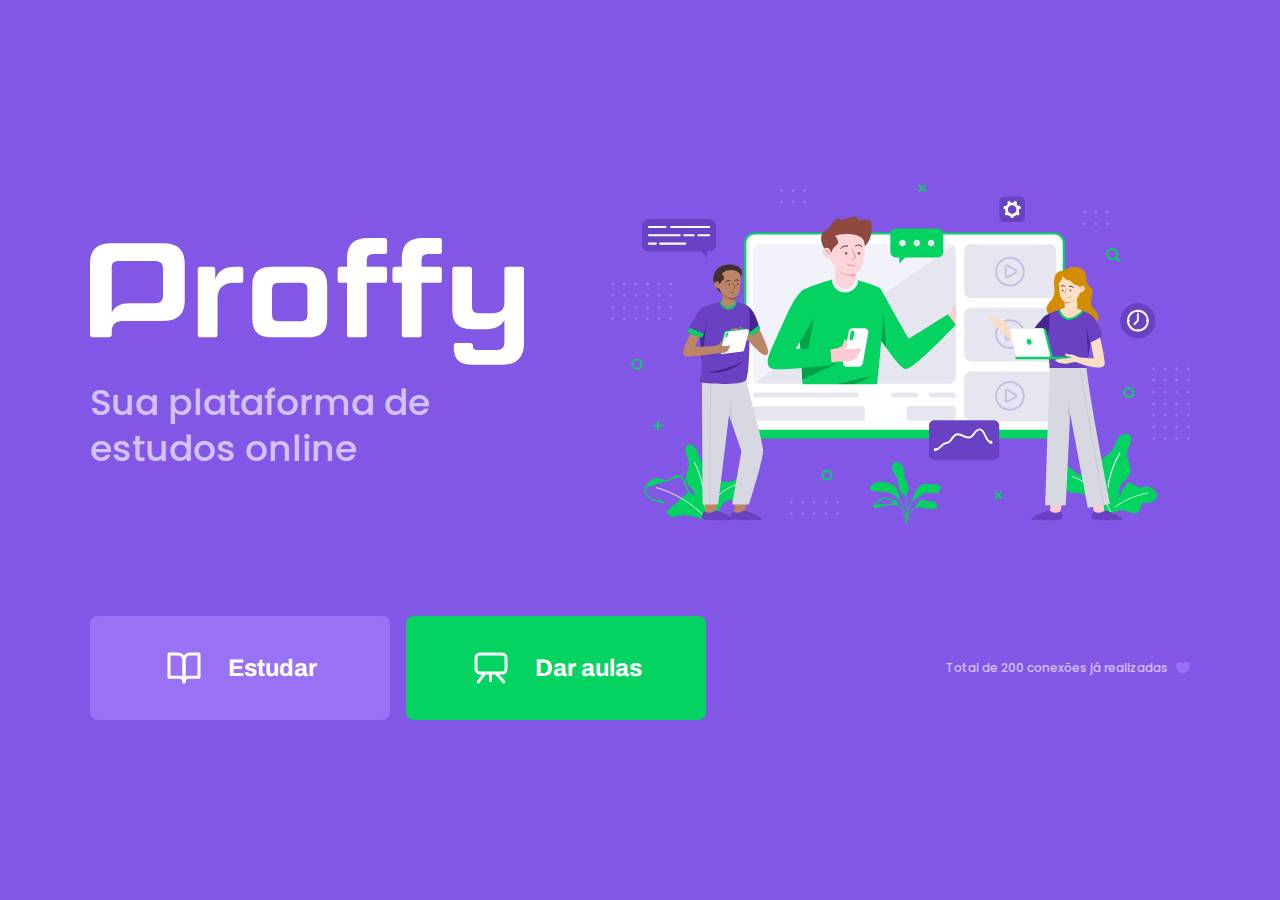
<file: src/views/index.html>
<!-- isso é uma tag <html> -->
<!-- Na tag <head> i´ra configurações do meu documento. -->
<!-- na tag body: Todo conteúdo visível na página -->
<!--
HTML

HyperText
    Hipertexto
    <a>

Markup
    Marcação

Language
    Linguagem
-->

<!DOCTYPE html>
<html lang="pt_br">
  <!-- lang é um atributo -->
  <head>
    <meta charset="UTF-8" />
    <meta name="viewport" content="width=device-width, initial-scale=1.0" />
    <meta name="theme-color" content="#8257E5" />
    <title>Proff | Sua plataforma de estudo online</title>

    <link
      rel="shortcut icon"
      href="/public/images/favicon.png"
      type="image/png"
    />

    <link rel="stylesheet" href="/public/styles/main.css" />
    <link rel="stylesheet" href="/public/styles/partials/page-landing.css" />

    <link
      href="https://fonts.googleapis.com/css2?family=Archivo:wght@400;700&amp;family=Poppins:wght@400;600&amp;display=swap"
      rel="stylesheet"
    />
  </head>
  <body id="page-landing">
    <div id="container">
      <div class="logo-container">
        <img src="/public/images/logo.svg" alt="Proff" />
        <h2>Sua plataforma de estudos online</h2>
      </div>

      <img
        class="hero-image"
        src="/public/images/landing.svg"
        alt="Plataforma de Estudos"
      />

      <div class="buttons-container">
        <a class="study" href="/study">
          <img src="/public/images/icons/study.svg" alt="Estudar" />
          Estudar
        </a>
        <a class="give-classes" href="/give-classes">
          <img src="/public/images/icons/give-classes.svg" alt="Dar aulas" />
          Dar aulas
        </a>
      </div>

      <p class="total-connections">
        Total de 200 conexões já realizadas
        <img src="/public/images/icons/purple-heart.svg" alt="Coração roxo" />
      </p>
    </div>
  </body>
</html>
</file>
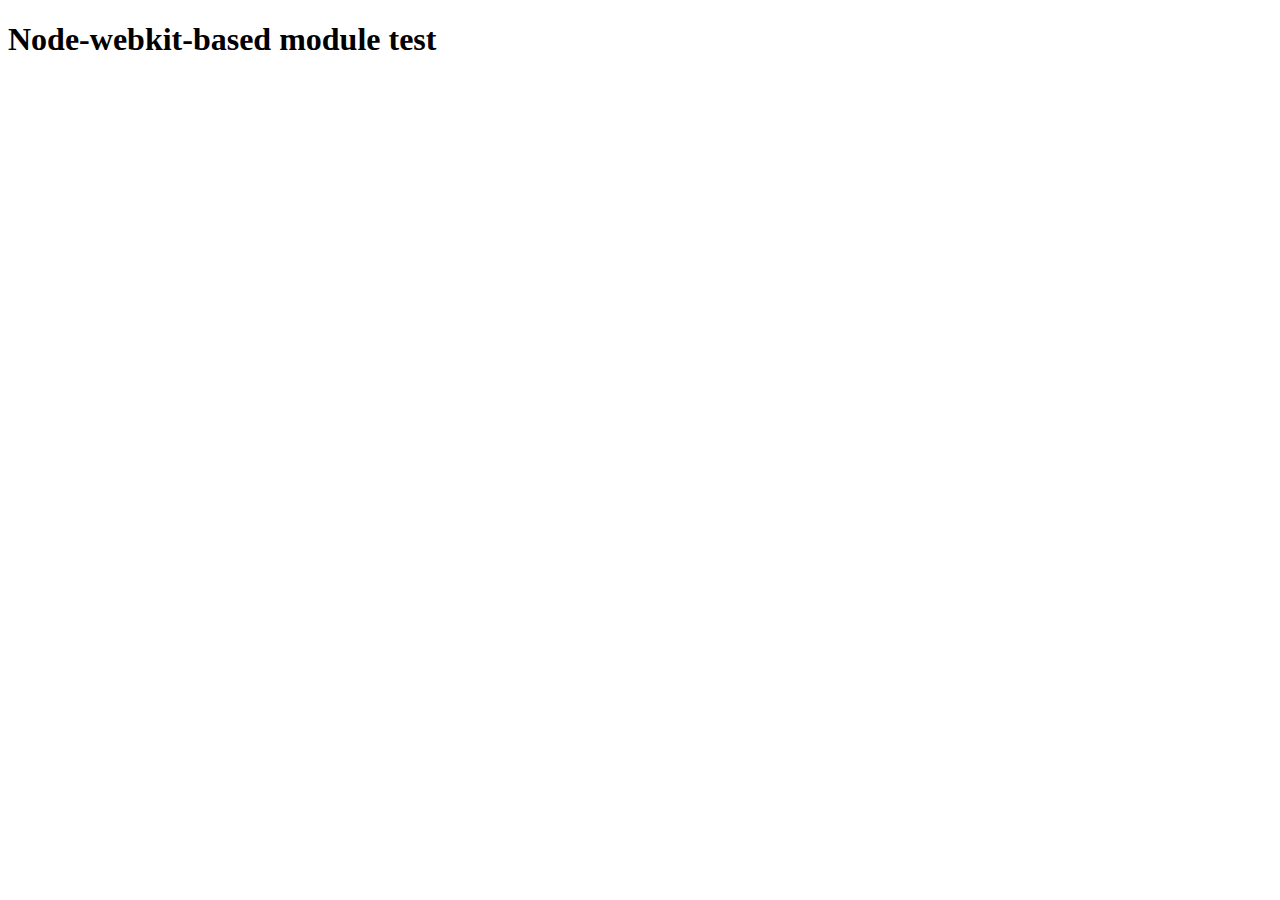
<file: node_modules/node-pre-gyp/lib/util/nw-pre-gyp/index.html>
<!doctype html>
<html>
<head>
<meta charset="utf-8">
<title>Node-webkit-based module test</title>
<script>
function nwModuleTest(){
   var util = require('util');
   var moduleFolder = require('nw.gui').App.argv[0];
   try {
      require(moduleFolder);
   } catch(e) {
      if( process.platform !== 'win32' ){
         util.log('nw-pre-gyp error:');
         util.log(e.stack);
      }
      process.exit(1);
   }
   process.exit(0);
}
</script>
</head>
<body onload="nwModuleTest()">
<h1>Node-webkit-based module test</h1>
</body>
</html>
</file>
<file: public/styles/main.css>
/* CSS - Cascading StyleSheet */
:root {
    /* variáveis css */
    --color-background: #F0F0F7;
    --color-primary-lighter: #9871F5;
    --color-primary-light: #916BEA;
    --color-primary: #8257E5;
    --color-primary-dark: #774DD6;
    --color-primary-darker: #6842c2;
    --color-secondary: #04D361;
    --color-secondary-dark: #04BF58;
    --color-title-in-primary: #FFFFFF;
    --color-text-in-primary: #D4C2FF;
    --color-text-title: #32264D;
    --color-text-complement: #9C98A6;
    --color-text-base: #6A6180;
    --color-line-in-white: #E6E6F0;
    --color-input-background: #F8F8FC;
    --color-button-text: #FFFFFF;
    --color-box-base: #FFFFFF;
    --color-box-footer: #FAFAFC;
    --color-small-info: #C1BCCC;
    
    /* tamanho da fonte padrão: 16px - 100% - 1rem */
    font-size: 60%; /* controle das medidas rem */
}


* {
    margin: 0;
    padding: 0;
    box-sizing: border-box;
}

html, body {
    height: 100vh; /*height = altura*/
}

body {
    background: var(--color-background);
    display: flex;
    align-items: center;
    justify-content: center;
}

body, 
input,
button, 
textarea {
    /* font: 500 1.6rem Poppins; */
    font-weight: 500;
    font-family: Poppins;
    font-size: 1.6rem;
    color: var(--color-text-base);
}

#container {
    width: 90vw; /* width = largura */
    max-width: 700px;
}

@media (min-width: 700px) {
    :root {
        font-size: 62.5%; /* todo 1rem vai ser reelativo a 10px */
    }
}
</file>
<file: public/styles/partials/page-landing.css>
#page-landing{
    background: var(--color-primary);
}

#page-landing #container {
    color: var(--color-text-in-primary);
}

.logo-container img {
    height: 10rem;
}

.logo-container {
    text-align: center;
    margin-bottom: 3.2rem;
}

.logo-container h2 {
    font-weight: 500;
    font-size: 3.6rem;
    line-height: 4.6rem;
    margin-top: 0.8rem;
}

.hero-image {
    width: 100%;
}

.buttons-container {
     display: flex;
     justify-content: center;
     margin: 3.2rem 0;
}

.buttons-container a {
    width: 30rem;
    height: 10.4rem;

    border-radius: 0.8rem;
    margin-right: 1.6rem;

    font: 700 2.4rem Archivo;

    display: flex;
    align-items: center;
    justify-content: center;

    text-decoration: none;

    transition: background 0.2s;

    color: var(--color-button-text);

}


.buttons-container a img {
    width: 4rem;
    margin-right: 2.4rem;
}

.buttons-container a.study {
    background: var(--color-primary-lighter);
}

.buttons-container a.study:hover {
    background: var(--color-primary-light);
}

.buttons-container a.give-classes {
    background: var(--color-secondary);
    margin-right: 0;
}

.buttons-container a.give-classes:hover {
    background: var(--color-secondary-dark);
}

.total-connections {
    font-size: 1.8rem;

    display: flex;
    align-items: center;
    justify-content: center;
}

.total-connections img {
    margin-left: 0.8rem;
}

@media (max-width: 1100px) {
    :root {
        font-size: 40%; /* modificar as medidas rem */
    }
}

@media (min-width: 1100px) {
    #page-landing #container {
        max-width: 1100px;
        display: grid;
        grid-template-columns: 2fr 1fr 2fr;
        grid-template-rows: 350px 1fr;
        grid-template-areas: 
        "proffy image image"
        "button button texting";
        column-gap: 87px;
        row-gap: 86px;
    }

    .logo-container {
        grid-area: proffy;
        text-align: initial;
        align-self: center;
        margin: 0;
    }

    .logo-container img {
        height: 127px;
    }

    .hero-image {
        grid-area: image;
        height: 350px;
    }

    .buttons-container {
        grid-area: button;
        justify-content: flex-start;
        margin: 0;
    }

    .total-connections {
        grid-area: texting;
        justify-self: end;
        font-size: 1.2rem;
    }
}
</file>
